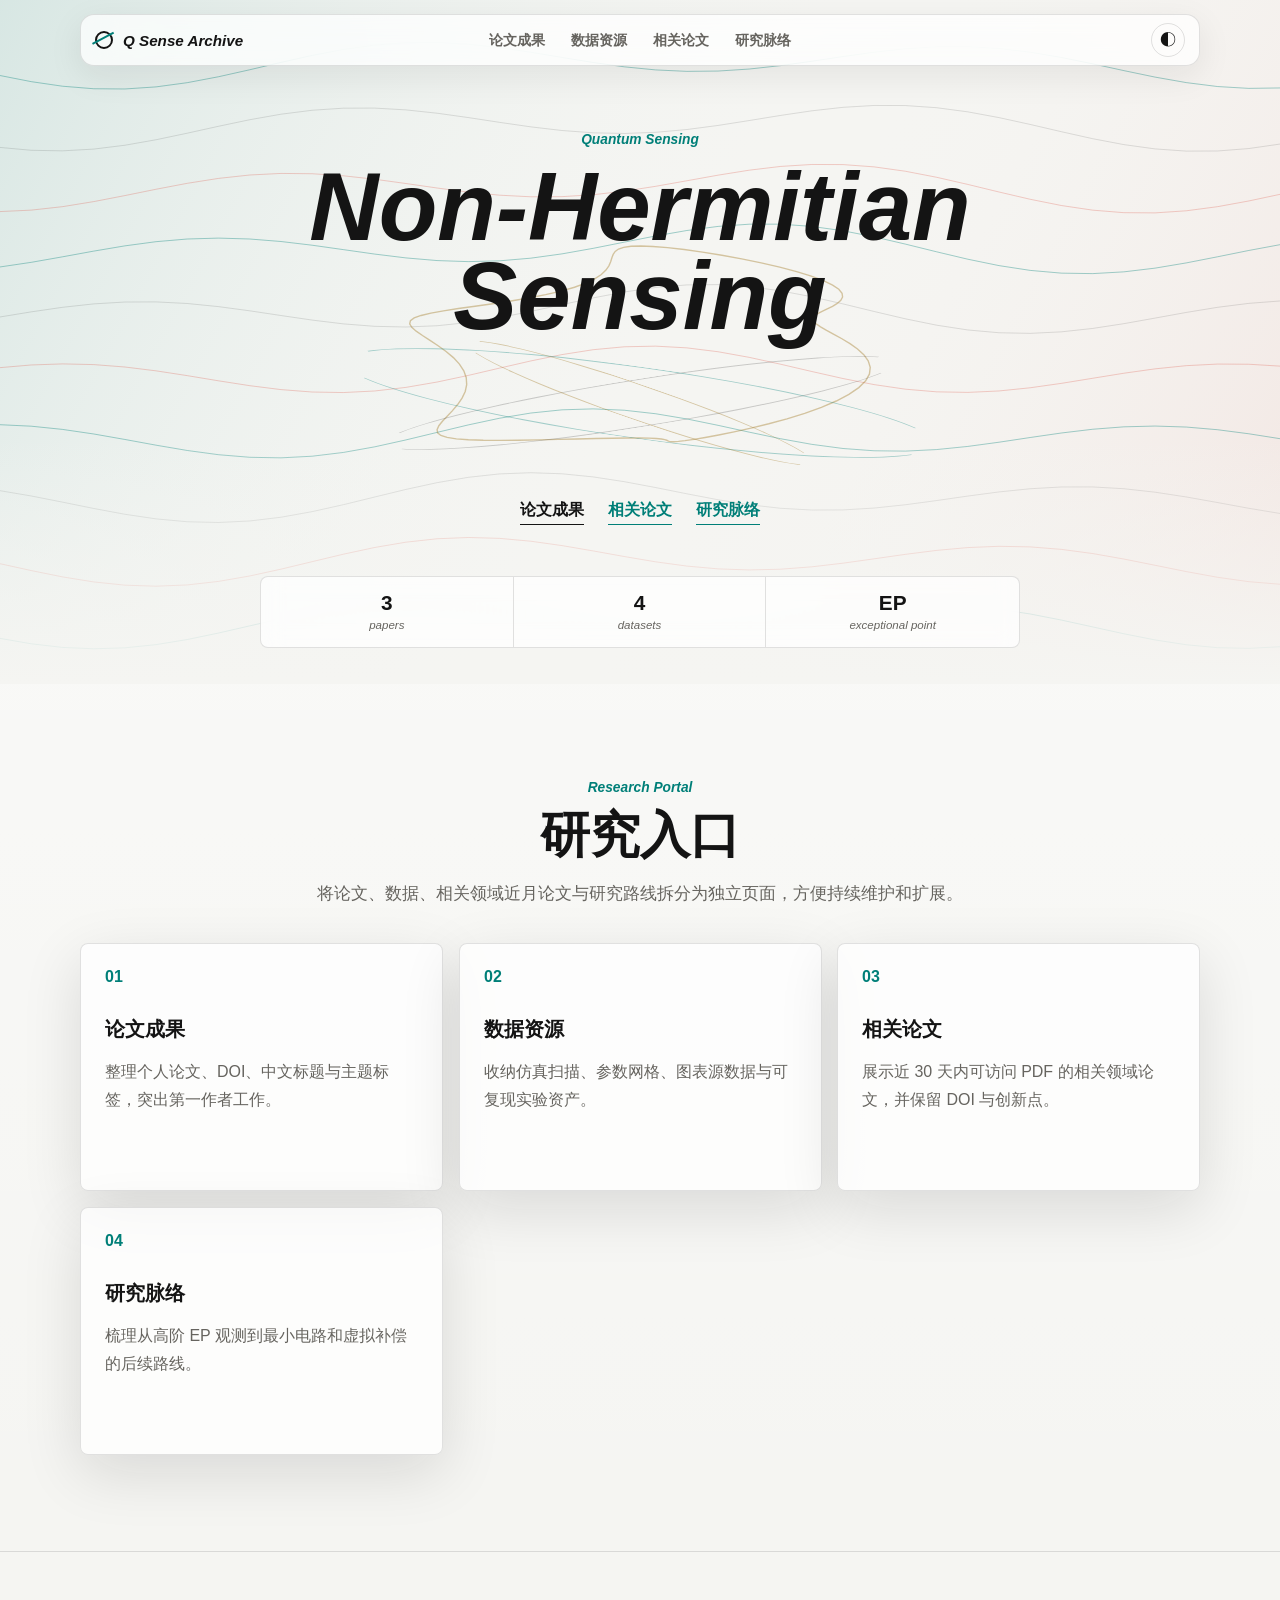
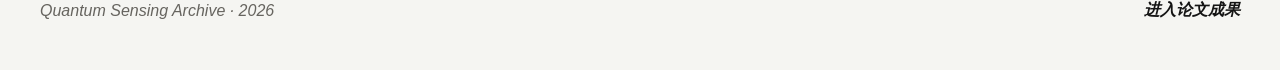
<file: index.html>
<!doctype html>
<html lang="zh-CN">
  <head>
    <meta charset="utf-8" />
    <meta name="viewport" content="width=device-width, initial-scale=1" />
    <meta
      name="description"
      content="量子传感与非厄米传感研究主页，收纳论文成果、数据资源、近月相关论文与研究脉络。"
    />
    <title>Quantum Sensing Archive</title>
    <link rel="icon" href="./favicon.svg?v=2" type="image/svg+xml" />
    <link rel="stylesheet" href="./styles.css" />
  </head>
  <body class="page-home">
    <header class="site-header" data-header>
      <a class="brand" href="./index.html#top" aria-label="返回首页">
        <span class="brand-mark" aria-hidden="true"></span>
        <span>Q Sense Archive</span>
      </a>
      <nav class="site-nav" aria-label="主导航">
        <a href="./papers.html">论文成果</a>
        <a href="./data.html">数据资源</a>
        <a href="./related.html">相关论文</a>
        <a href="./flow.html">研究脉络</a>
      </nav>
      <button class="icon-button" type="button" data-theme-toggle aria-label="切换明暗外观">
        <span aria-hidden="true">◐</span>
      </button>
    </header>

    <main id="top">
      <section class="hero" aria-labelledby="hero-title">
        <canvas class="field-canvas" data-field-canvas aria-hidden="true"></canvas>
        <div class="hero-content">
          <p class="eyebrow">Quantum Sensing</p>
          <h1 id="hero-title">Non-Hermitian Sensing</h1>
          <div class="liquid-current" aria-hidden="true">
            <span></span>
            <span></span>
            <span></span>
          </div>
          <div class="hero-actions" aria-label="快速入口">
            <a class="text-link text-link-strong" href="./papers.html">论文成果</a>
            <a class="text-link" href="./related.html">相关论文</a>
            <a class="text-link" href="./flow.html">研究脉络</a>
          </div>
        </div>
        <div class="hero-strip" aria-label="研究概览">
          <div>
            <span data-paper-count>0</span>
            <small>papers</small>
          </div>
          <div>
            <span data-dataset-count>0</span>
            <small>datasets</small>
          </div>
          <div>
            <span>EP</span>
            <small>exceptional point</small>
          </div>
        </div>
      </section>

      <section class="section section-quiet" aria-labelledby="portal-title">
        <div class="section-head reveal">
          <p class="eyebrow">Research Portal</p>
          <h2 id="portal-title">研究入口</h2>
          <p>
            将论文、数据、相关领域近月论文与研究路线拆分为独立页面，方便持续维护和扩展。
          </p>
        </div>

        <div class="portal-grid reveal">
          <a class="portal-card" href="./papers.html">
            <span>01</span>
            <h3>论文成果</h3>
            <p>整理个人论文、DOI、中文标题与主题标签，突出第一作者工作。</p>
          </a>
          <a class="portal-card" href="./data.html">
            <span>02</span>
            <h3>数据资源</h3>
            <p>收纳仿真扫描、参数网格、图表源数据与可复现实验资产。</p>
          </a>
          <a class="portal-card" href="./related.html">
            <span>03</span>
            <h3>相关论文</h3>
            <p>展示近 30 天内可访问 PDF 的相关领域论文，并保留 DOI 与创新点。</p>
          </a>
          <a class="portal-card" href="./flow.html">
            <span>04</span>
            <h3>研究脉络</h3>
            <p>梳理从高阶 EP 观测到最小电路和虚拟补偿的后续路线。</p>
          </a>
        </div>
      </section>
    </main>

    <footer class="site-footer">
      <p>Quantum Sensing Archive · 2026</p>
      <a href="./papers.html">进入论文成果</a>
    </footer>

    <noscript>
      <p class="noscript">此主页需要启用 JavaScript 来渲染统计信息。</p>
    </noscript>
    <script src="./script.js"></script>
  </body>
</html>
</file>
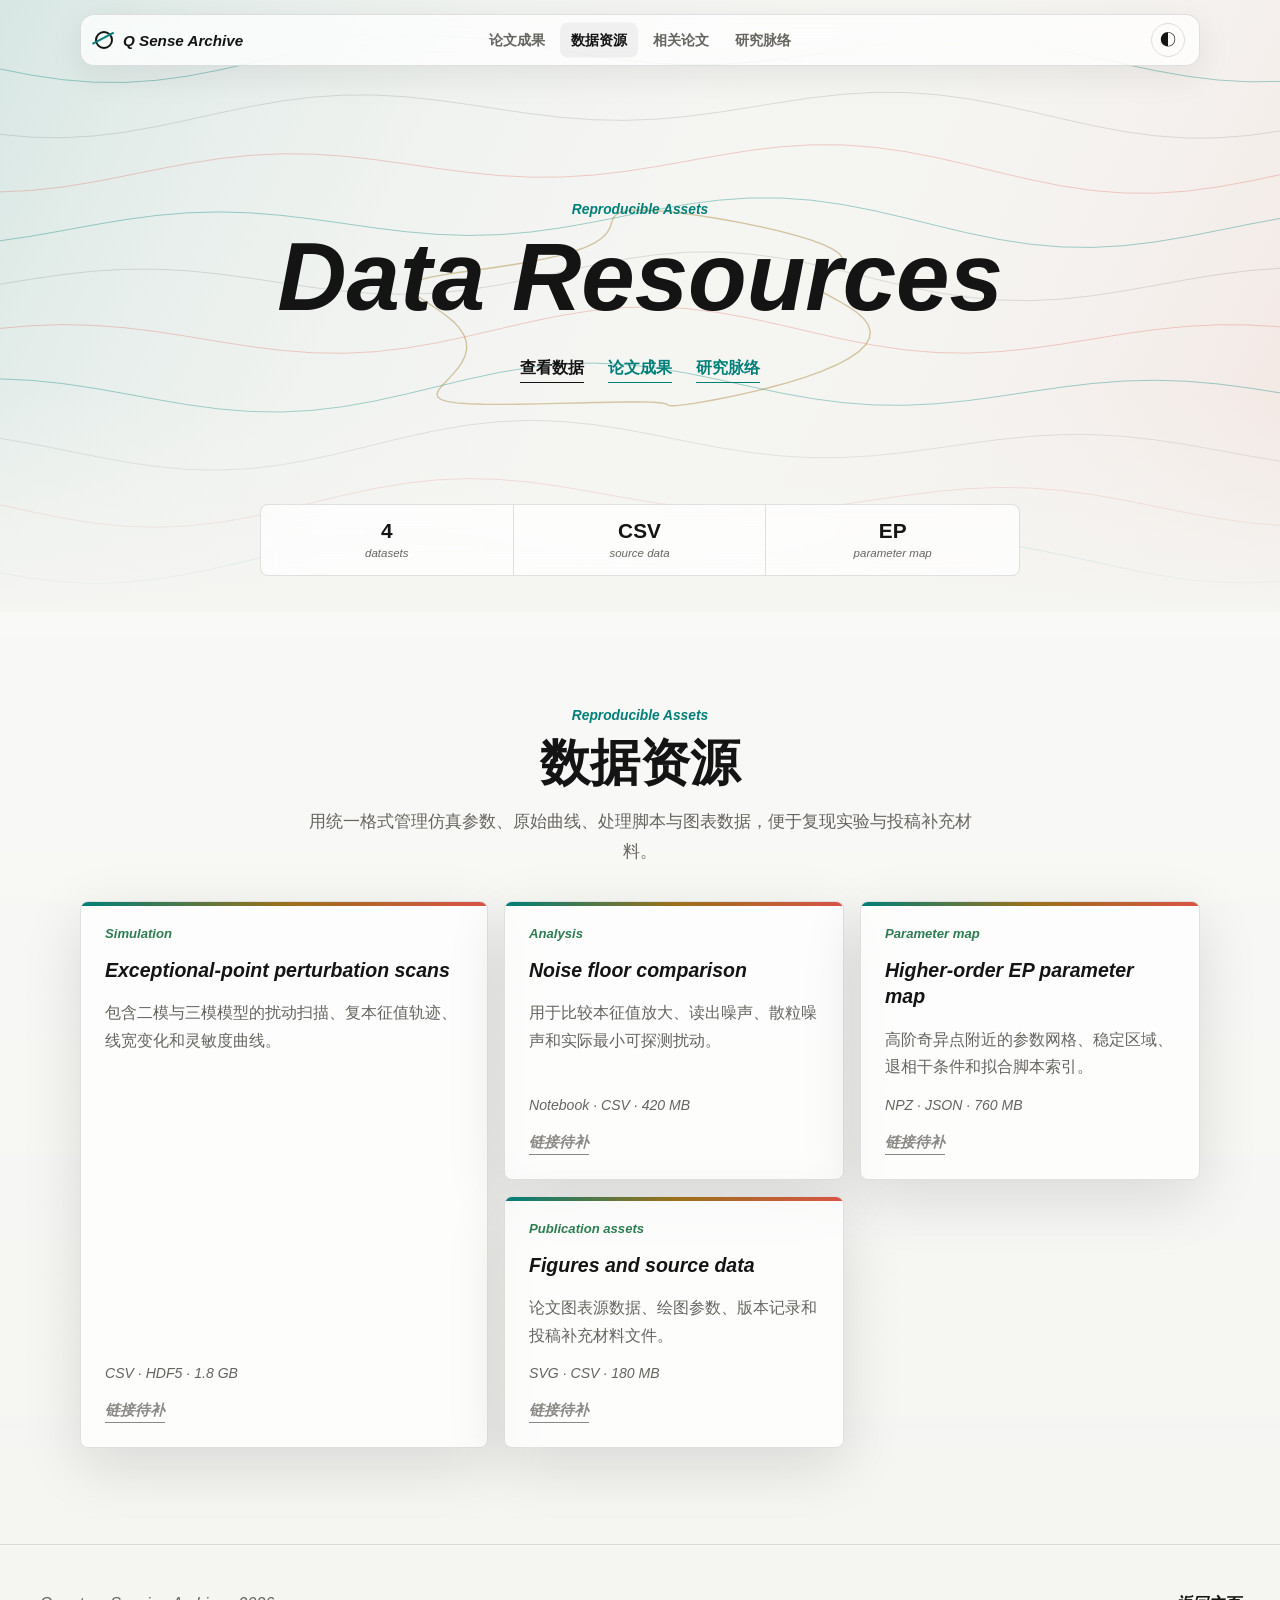
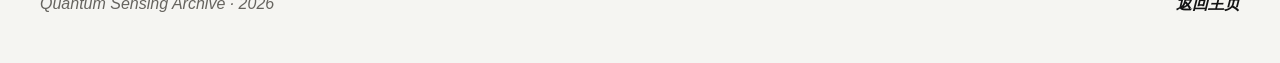
<file: data.html>
<!doctype html>
<html lang="zh-CN">
  <head>
    <meta charset="utf-8" />
    <meta name="viewport" content="width=device-width, initial-scale=1" />
    <meta
      name="description"
      content="量子传感与非厄米传感的数据资源，包含仿真扫描、参数网格、图表源数据与复现实验资产。"
    />
    <title>Data · Quantum Sensing Archive</title>
    <link rel="icon" href="./favicon.svg?v=2" type="image/svg+xml" />
    <link rel="stylesheet" href="./styles.css" />
  </head>
  <body class="page-data">
    <header class="site-header" data-header>
      <a class="brand" href="./index.html#top" aria-label="返回首页">
        <span class="brand-mark" aria-hidden="true"></span>
        <span>Q Sense Archive</span>
      </a>
      <nav class="site-nav" aria-label="主导航">
        <a href="./papers.html">论文成果</a>
        <a class="is-current" href="./data.html">数据资源</a>
        <a href="./related.html">相关论文</a>
        <a href="./flow.html">研究脉络</a>
      </nav>
      <button class="icon-button" type="button" data-theme-toggle aria-label="切换明暗外观">
        <span aria-hidden="true">◐</span>
      </button>
    </header>

    <main id="top">
      <section class="hero subpage-hero" aria-labelledby="data-hero-title">
        <canvas class="field-canvas" data-field-canvas aria-hidden="true"></canvas>
        <div class="hero-content">
          <p class="eyebrow">Reproducible Assets</p>
          <h1 id="data-hero-title">Data Resources</h1>
          <div class="hero-actions" aria-label="页面入口">
            <a class="text-link text-link-strong" href="#datasets">查看数据</a>
            <a class="text-link" href="./papers.html">论文成果</a>
            <a class="text-link" href="./flow.html">研究脉络</a>
          </div>
        </div>
        <div class="hero-strip" aria-label="数据概览">
          <div>
            <span data-dataset-count>0</span>
            <small>datasets</small>
          </div>
          <div>
            <span>CSV</span>
            <small>source data</small>
          </div>
          <div>
            <span>EP</span>
            <small>parameter map</small>
          </div>
        </div>
      </section>

      <section class="section section-quiet" id="datasets" aria-labelledby="datasets-title">
        <div class="section-head reveal">
          <p class="eyebrow">Reproducible Assets</p>
          <h2 id="datasets-title">数据资源</h2>
          <p>
            用统一格式管理仿真参数、原始曲线、处理脚本与图表数据，便于复现实验与投稿补充材料。
          </p>
        </div>

        <div class="dataset-river reveal" data-dataset-grid></div>
      </section>
    </main>

    <footer class="site-footer">
      <p>Quantum Sensing Archive · 2026</p>
      <a href="./index.html#top">返回主页</a>
    </footer>

    <noscript>
      <p class="noscript">此页面需要启用 JavaScript 来渲染数据列表。</p>
    </noscript>
    <script src="./script.js"></script>
  </body>
</html>
</file>
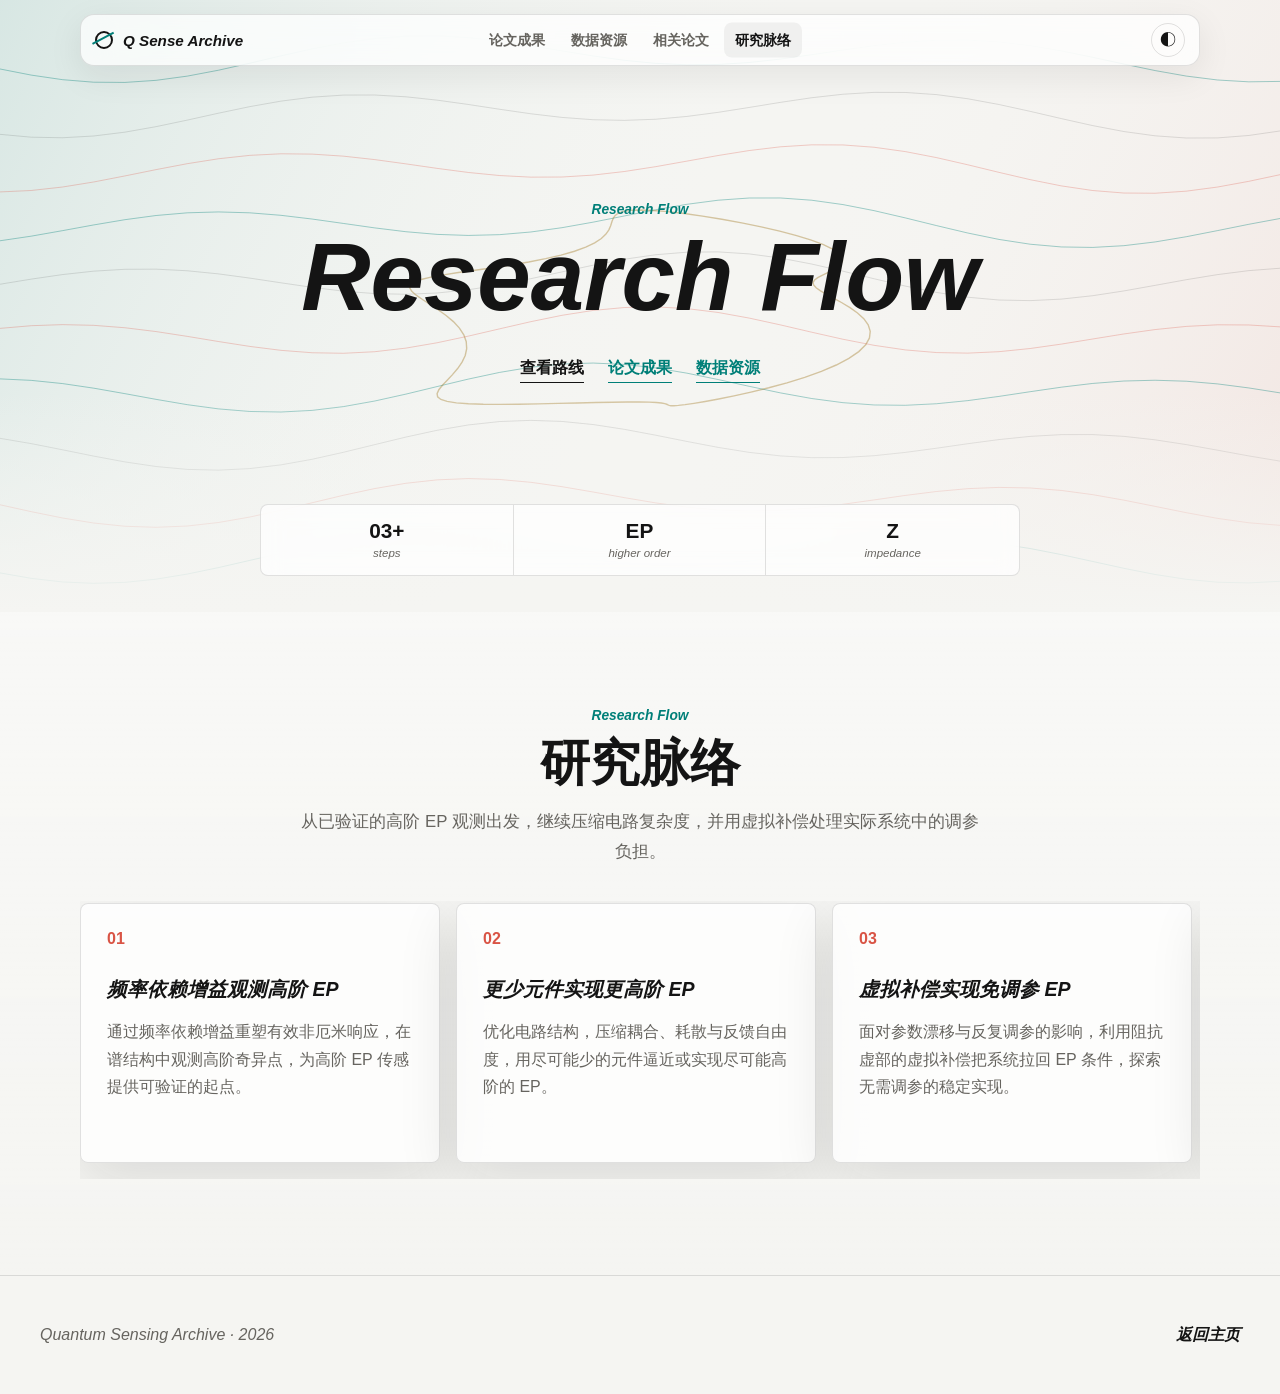
<file: flow.html>
<!doctype html>
<html lang="zh-CN">
  <head>
    <meta charset="utf-8" />
    <meta name="viewport" content="width=device-width, initial-scale=1" />
    <meta
      name="description"
      content="非厄米传感研究脉络：高阶 EP 观测、最小元件电路与阻抗虚部虚拟补偿。"
    />
    <title>Research Flow · Quantum Sensing Archive</title>
    <link rel="icon" href="./favicon.svg?v=2" type="image/svg+xml" />
    <link rel="stylesheet" href="./styles.css" />
  </head>
  <body class="page-flow">
    <header class="site-header" data-header>
      <a class="brand" href="./index.html#top" aria-label="返回首页">
        <span class="brand-mark" aria-hidden="true"></span>
        <span>Q Sense Archive</span>
      </a>
      <nav class="site-nav" aria-label="主导航">
        <a href="./papers.html">论文成果</a>
        <a href="./data.html">数据资源</a>
        <a href="./related.html">相关论文</a>
        <a class="is-current" href="./flow.html">研究脉络</a>
      </nav>
      <button class="icon-button" type="button" data-theme-toggle aria-label="切换明暗外观">
        <span aria-hidden="true">◐</span>
      </button>
    </header>

    <main id="top">
      <section class="hero subpage-hero" aria-labelledby="flow-hero-title">
        <canvas class="field-canvas" data-field-canvas aria-hidden="true"></canvas>
        <div class="hero-content">
          <p class="eyebrow">Research Flow</p>
          <h1 id="flow-hero-title">Research Flow</h1>
          <div class="hero-actions" aria-label="页面入口">
            <a class="text-link text-link-strong" href="#flow">查看路线</a>
            <a class="text-link" href="./papers.html">论文成果</a>
            <a class="text-link" href="./data.html">数据资源</a>
          </div>
        </div>
        <div class="hero-strip" aria-label="脉络概览">
          <div>
            <span>03+</span>
            <small>steps</small>
          </div>
          <div>
            <span>EP</span>
            <small>higher order</small>
          </div>
          <div>
            <span>Z</span>
            <small>impedance</small>
          </div>
        </div>
      </section>

      <section class="section section-quiet" id="flow" aria-labelledby="flow-title">
        <div class="section-head reveal">
          <p class="eyebrow">Research Flow</p>
          <h2 id="flow-title">研究脉络</h2>
          <p>
            从已验证的高阶 EP 观测出发，继续压缩电路复杂度，并用虚拟补偿处理实际系统中的调参负担。
          </p>
        </div>
        <div class="flow-line reveal" aria-label="横向研究脉络">
          <article>
            <span>01</span>
            <h3>频率依赖增益观测高阶 EP</h3>
            <p>
              通过频率依赖增益重塑有效非厄米响应，在谱结构中观测高阶奇异点，为高阶 EP 传感提供可验证的起点。
            </p>
          </article>
          <article>
            <span>02</span>
            <h3>更少元件实现更高阶 EP</h3>
            <p>
              优化电路结构，压缩耦合、耗散与反馈自由度，用尽可能少的元件逼近或实现尽可能高阶的 EP。
            </p>
          </article>
          <article>
            <span>03</span>
            <h3>虚拟补偿实现免调参 EP</h3>
            <p>
              面对参数漂移与反复调参的影响，利用阻抗虚部的虚拟补偿把系统拉回 EP 条件，探索无需调参的稳定实现。
            </p>
          </article>
          <article class="flow-placeholder">
            <span>04+</span>
            <h3>后续扩展</h3>
            <p>
              预留给噪声极限、鲁棒性验证、实验数据闭环与可复现实验脚本，让研究路线可以继续横向延展。
            </p>
          </article>
        </div>
      </section>
    </main>

    <footer class="site-footer">
      <p>Quantum Sensing Archive · 2026</p>
      <a href="./index.html#top">返回主页</a>
    </footer>

    <noscript>
      <p class="noscript">此页面需要启用 JavaScript 来渲染交互效果。</p>
    </noscript>
    <script src="./script.js"></script>
  </body>
</html>
</file>
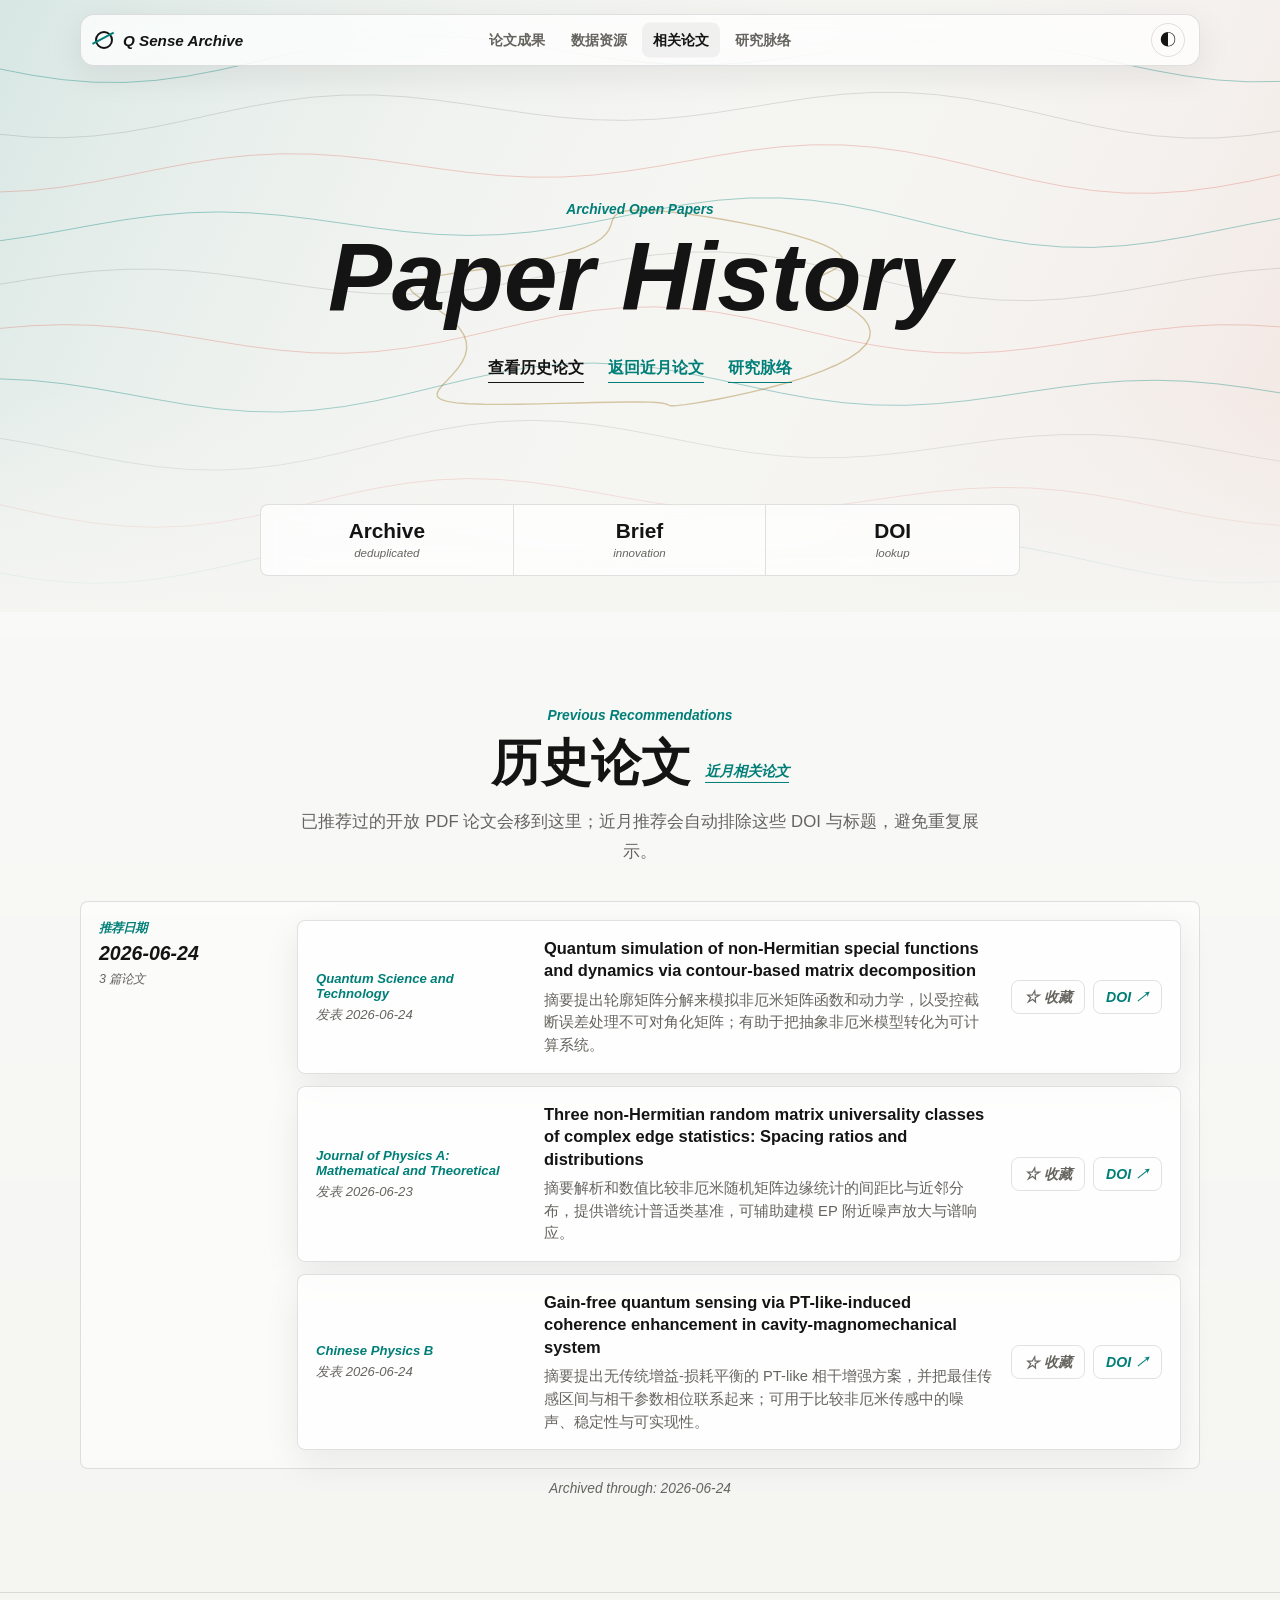
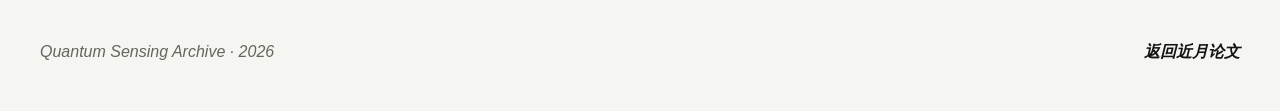
<file: history.html>
<!doctype html>
<html lang="zh-CN">
  <head>
    <meta charset="utf-8" />
    <meta name="viewport" content="width=device-width, initial-scale=1" />
    <meta
      name="description"
      content="非厄米、奇异点和量子传感相关开放 PDF 论文的历史推荐归档。"
    />
    <title>Paper History · Quantum Sensing Archive</title>
    <link rel="icon" href="./favicon.svg?v=2" type="image/svg+xml" />
    <link rel="stylesheet" href="./styles.css" />
  </head>
  <body class="page-history">
    <header class="site-header" data-header>
      <a class="brand" href="./index.html#top" aria-label="返回首页">
        <span class="brand-mark" aria-hidden="true"></span>
        <span>Q Sense Archive</span>
      </a>
      <nav class="site-nav" aria-label="主导航">
        <a href="./papers.html">论文成果</a>
        <a href="./data.html">数据资源</a>
        <a class="is-current" href="./related.html">相关论文</a>
        <a href="./flow.html">研究脉络</a>
      </nav>
      <button class="icon-button" type="button" data-theme-toggle aria-label="切换明暗外观">
        <span aria-hidden="true">◐</span>
      </button>
    </header>

    <main id="top">
      <section class="hero subpage-hero" aria-labelledby="history-hero-title">
        <canvas class="field-canvas" data-field-canvas aria-hidden="true"></canvas>
        <div class="hero-content">
          <p class="eyebrow">Archived Open Papers</p>
          <h1 id="history-hero-title">Paper History</h1>
          <div class="hero-actions" aria-label="页面入口">
            <a class="text-link text-link-strong" href="#history">查看历史论文</a>
            <a class="text-link" href="./related.html#related">返回近月论文</a>
            <a class="text-link" href="./flow.html">研究脉络</a>
          </div>
        </div>
        <div class="hero-strip" aria-label="历史论文概览">
          <div>
            <span>Archive</span>
            <small>deduplicated</small>
          </div>
          <div>
            <span>Brief</span>
            <small>innovation</small>
          </div>
          <div>
            <span>DOI</span>
            <small>lookup</small>
          </div>
        </div>
      </section>

      <section class="section section-quiet" id="history" aria-labelledby="history-title">
        <div class="section-head reveal">
          <p class="eyebrow">Previous Recommendations</p>
          <div class="section-title-row">
            <h2 id="history-title">历史论文</h2>
            <a class="section-inline-link" href="./related.html#related">近月相关论文</a>
          </div>
          <p>
            已推荐过的开放 PDF 论文会移到这里；近月推荐会自动排除这些 DOI 与标题，避免重复展示。
          </p>
        </div>

        <div class="latest-paper-grid history-paper-grid reveal" data-history-paper-grid></div>
      </section>
    </main>

    <footer class="site-footer">
      <p>Quantum Sensing Archive · 2026</p>
      <a href="./related.html#related">返回近月论文</a>
    </footer>

    <noscript>
      <p class="noscript">此页面需要启用 JavaScript 来渲染历史论文。</p>
    </noscript>
    <script src="./script.js"></script>
  </body>
</html>
</file>
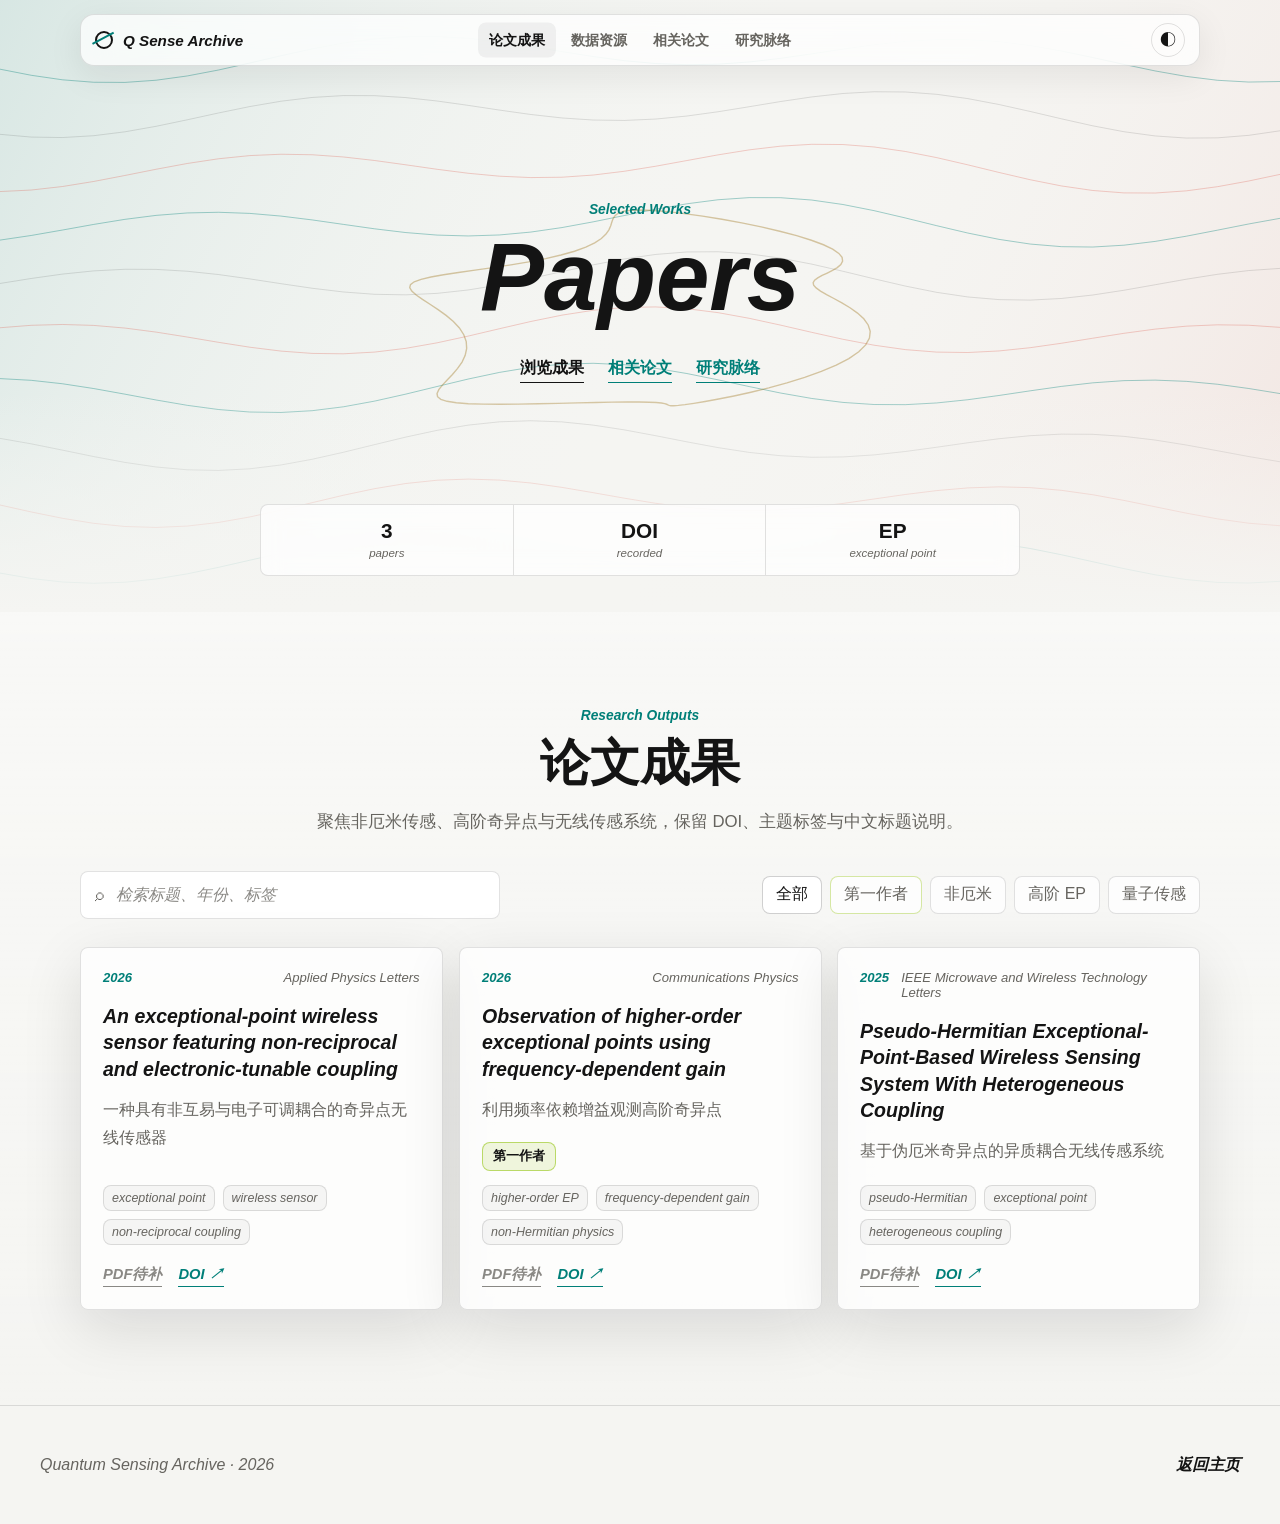
<file: papers.html>
<!doctype html>
<html lang="zh-CN">
  <head>
    <meta charset="utf-8" />
    <meta name="viewport" content="width=device-width, initial-scale=1" />
    <meta
      name="description"
      content="量子传感与非厄米传感论文成果，包含 DOI、主题标签、中文标题与第一作者标记。"
    />
    <title>Papers · Quantum Sensing Archive</title>
    <link rel="icon" href="./favicon.svg?v=2" type="image/svg+xml" />
    <link rel="stylesheet" href="./styles.css" />
  </head>
  <body class="page-papers">
    <header class="site-header" data-header>
      <a class="brand" href="./index.html#top" aria-label="返回首页">
        <span class="brand-mark" aria-hidden="true"></span>
        <span>Q Sense Archive</span>
      </a>
      <nav class="site-nav" aria-label="主导航">
        <a class="is-current" href="./papers.html">论文成果</a>
        <a href="./data.html">数据资源</a>
        <a href="./related.html">相关论文</a>
        <a href="./flow.html">研究脉络</a>
      </nav>
      <button class="icon-button" type="button" data-theme-toggle aria-label="切换明暗外观">
        <span aria-hidden="true">◐</span>
      </button>
    </header>

    <main id="top">
      <section class="hero subpage-hero" aria-labelledby="papers-hero-title">
        <canvas class="field-canvas" data-field-canvas aria-hidden="true"></canvas>
        <div class="hero-content">
          <p class="eyebrow">Selected Works</p>
          <h1 id="papers-hero-title">Papers</h1>
          <div class="hero-actions" aria-label="页面入口">
            <a class="text-link text-link-strong" href="#papers">浏览成果</a>
            <a class="text-link" href="./related.html">相关论文</a>
            <a class="text-link" href="./flow.html">研究脉络</a>
          </div>
        </div>
        <div class="hero-strip" aria-label="论文概览">
          <div>
            <span data-paper-count>0</span>
            <small>papers</small>
          </div>
          <div>
            <span>DOI</span>
            <small>recorded</small>
          </div>
          <div>
            <span>EP</span>
            <small>exceptional point</small>
          </div>
        </div>
      </section>

      <section class="section section-quiet" id="papers" aria-labelledby="papers-title">
        <div class="section-head reveal">
          <p class="eyebrow">Research Outputs</p>
          <h2 id="papers-title">论文成果</h2>
          <p>
            聚焦非厄米传感、高阶奇异点与无线传感系统，保留 DOI、主题标签与中文标题说明。
          </p>
        </div>

        <div class="toolbar reveal" aria-label="论文筛选">
          <label class="search-box">
            <span aria-hidden="true">⌕</span>
            <input data-search type="search" placeholder="检索标题、年份、标签" />
          </label>
          <div class="segmented" data-filter-group aria-label="主题">
            <button type="button" class="is-active" data-filter="all">全部</button>
            <button type="button" data-filter="first-author">第一作者</button>
            <button type="button" data-filter="non-hermitian">非厄米</button>
            <button type="button" data-filter="higher-order">高阶 EP</button>
            <button type="button" data-filter="quantum">量子传感</button>
          </div>
        </div>

        <div class="resource-grid" data-paper-grid></div>
      </section>
    </main>

    <footer class="site-footer">
      <p>Quantum Sensing Archive · 2026</p>
      <a href="./index.html#top">返回主页</a>
    </footer>

    <noscript>
      <p class="noscript">此页面需要启用 JavaScript 来渲染论文列表。</p>
    </noscript>
    <script src="./script.js"></script>
  </body>
</html>
</file>
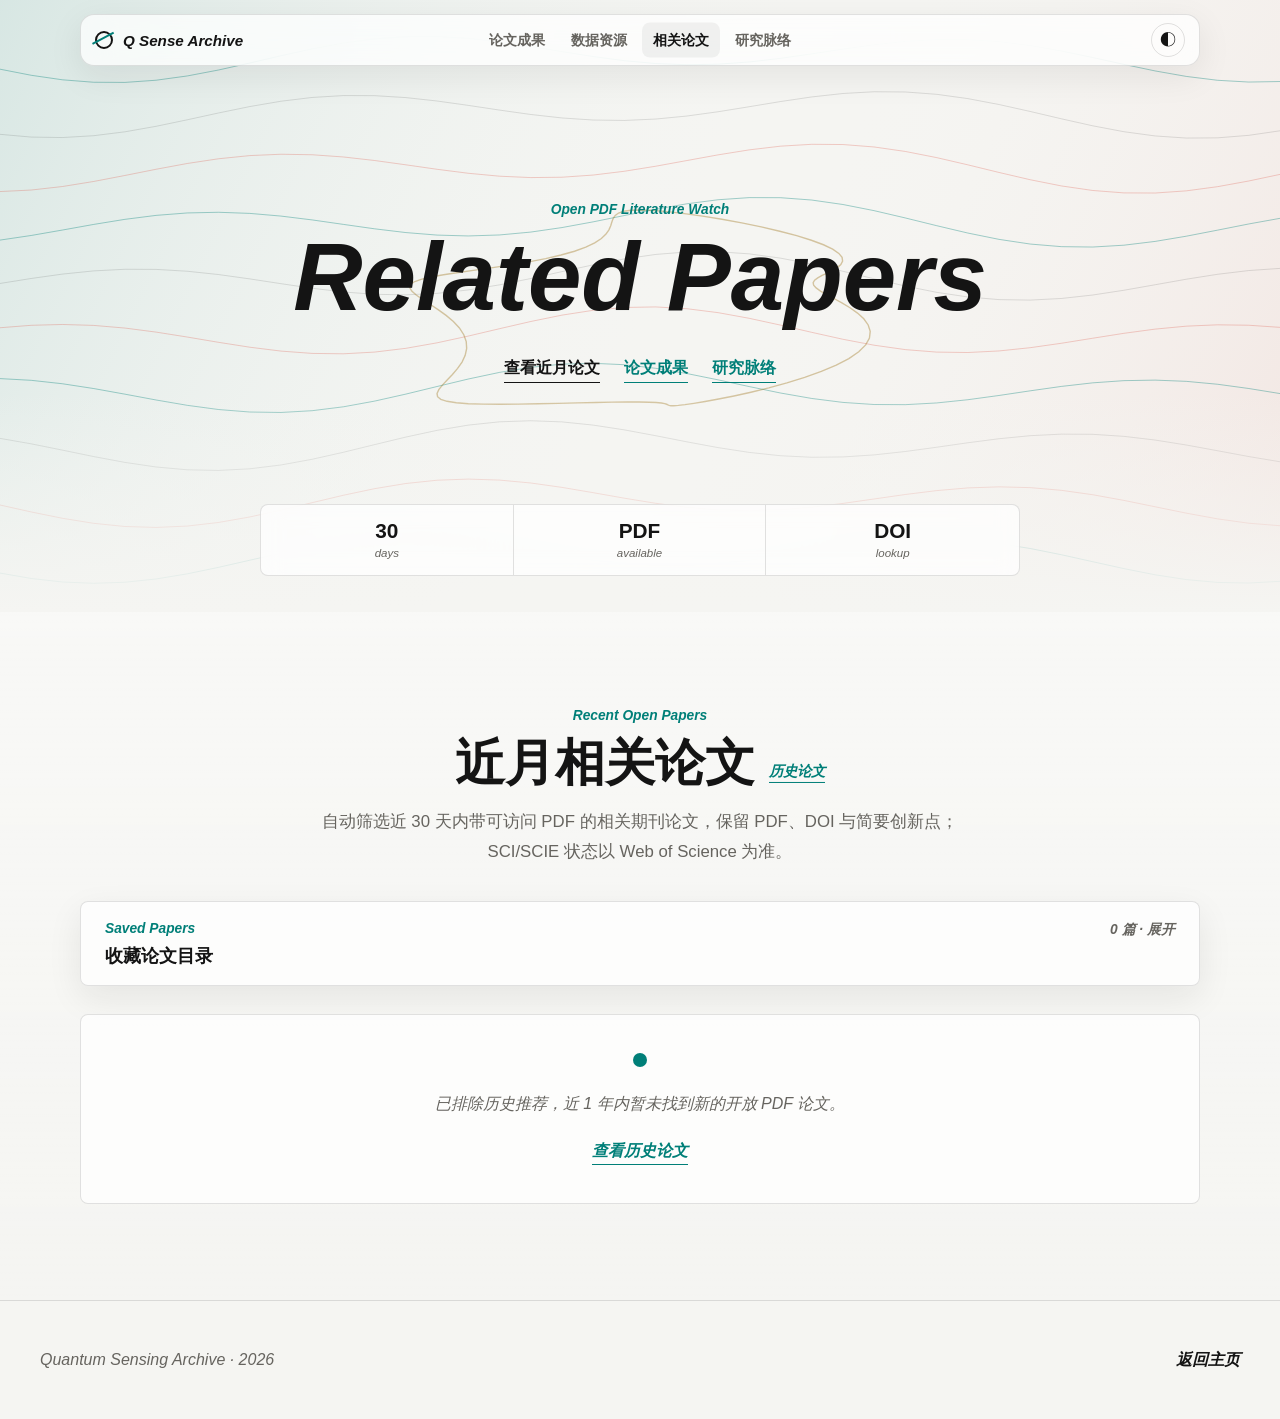
<file: related.html>
<!doctype html>
<html lang="zh-CN">
  <head>
    <meta charset="utf-8" />
    <meta name="viewport" content="width=device-width, initial-scale=1" />
    <meta
      name="description"
      content="近 30 天内与非厄米、奇异点和量子传感相关且带可访问 PDF 的论文。"
    />
    <title>Related Papers · Quantum Sensing Archive</title>
    <link rel="icon" href="./favicon.svg?v=2" type="image/svg+xml" />
    <link rel="stylesheet" href="./styles.css" />
  </head>
  <body class="page-related">
    <header class="site-header" data-header>
      <a class="brand" href="./index.html#top" aria-label="返回首页">
        <span class="brand-mark" aria-hidden="true"></span>
        <span>Q Sense Archive</span>
      </a>
      <nav class="site-nav" aria-label="主导航">
        <a href="./papers.html">论文成果</a>
        <a href="./data.html">数据资源</a>
        <a class="is-current" href="./related.html">相关论文</a>
        <a href="./flow.html">研究脉络</a>
      </nav>
      <button class="icon-button" type="button" data-theme-toggle aria-label="切换明暗外观">
        <span aria-hidden="true">◐</span>
      </button>
    </header>

    <main id="top">
      <section class="hero subpage-hero" aria-labelledby="related-hero-title">
        <canvas class="field-canvas" data-field-canvas aria-hidden="true"></canvas>
        <div class="hero-content">
          <p class="eyebrow">Open PDF Literature Watch</p>
          <h1 id="related-hero-title">Related Papers</h1>
          <div class="hero-actions" aria-label="页面入口">
            <a class="text-link text-link-strong" href="#related">查看近月论文</a>
            <a class="text-link" href="./papers.html">论文成果</a>
            <a class="text-link" href="./flow.html">研究脉络</a>
          </div>
        </div>
        <div class="hero-strip" aria-label="相关论文概览">
          <div>
            <span>30</span>
            <small>days</small>
          </div>
          <div>
            <span>PDF</span>
            <small>available</small>
          </div>
          <div>
            <span>DOI</span>
            <small>lookup</small>
          </div>
        </div>
      </section>

      <section class="section section-quiet" id="related" aria-labelledby="related-title">
        <div class="section-head reveal">
          <p class="eyebrow">Recent Open Papers</p>
          <div class="section-title-row">
            <h2 id="related-title">近月相关论文</h2>
            <a class="section-inline-link" href="./history.html">历史论文</a>
          </div>
          <p>
            自动筛选近 30 天内带可访问 PDF 的相关期刊论文，保留 PDF、DOI 与简要创新点；SCI/SCIE 状态以 Web of Science 为准。
          </p>
        </div>

        <div class="favorite-directory reveal" data-favorite-directory></div>

        <div class="latest-paper-grid reveal" data-latest-paper-grid></div>
      </section>
    </main>

    <footer class="site-footer">
      <p>Quantum Sensing Archive · 2026</p>
      <a href="./index.html#top">返回主页</a>
    </footer>

    <noscript>
      <p class="noscript">此页面需要启用 JavaScript 来渲染相关论文。</p>
    </noscript>
    <script src="./script.js"></script>
  </body>
</html>
</file>
<file: styles.css>
:root {
  color-scheme: light;
  --bg: #f5f5f2;
  --surface: rgba(255, 255, 255, 0.74);
  --surface-strong: rgba(255, 255, 255, 0.92);
  --ink: #141414;
  --muted: #66645f;
  --line: rgba(20, 20, 20, 0.12);
  --line-strong: rgba(20, 20, 20, 0.2);
  --aqua: #007f78;
  --coral: #d95445;
  --gold: #9b711a;
  --green: #2e7d52;
  --shadow: 0 18px 60px rgba(20, 20, 20, 0.12);
  --radius-card: 8px;
  --page-pad: 40px;
  font-family: "Avenir Next", "SF Pro Display", "PingFang SC", "Hiragino Sans GB",
    "Helvetica Neue", sans-serif;
}

:root[data-theme="dark"] {
  color-scheme: dark;
  --bg: #080909;
  --surface: rgba(24, 25, 24, 0.7);
  --surface-strong: rgba(28, 29, 28, 0.92);
  --ink: #f6f3ea;
  --muted: #b7b2a6;
  --line: rgba(246, 243, 234, 0.13);
  --line-strong: rgba(246, 243, 234, 0.24);
  --aqua: #4cc7bd;
  --coral: #ff8275;
  --gold: #d7ad48;
  --green: #72c78f;
  --shadow: 0 18px 60px rgba(0, 0, 0, 0.36);
}

* {
  box-sizing: border-box;
}

html {
  scroll-behavior: smooth;
}

body {
  margin: 0;
  background: var(--bg);
  color: var(--ink);
  letter-spacing: 0;
  min-width: 320px;
  overflow-x: hidden;
}

.sr-only {
  position: absolute;
  width: 1px;
  height: 1px;
  padding: 0;
  margin: -1px;
  overflow: hidden;
  clip: rect(0, 0, 0, 0);
  white-space: nowrap;
  border: 0;
}

a {
  color: inherit;
  text-decoration: none;
}

button,
input {
  font: inherit;
}

.site-header {
  position: fixed;
  z-index: 20;
  top: 14px;
  left: 50%;
  width: min(1120px, calc(100% - 32px));
  height: 52px;
  transform: translateX(-50%);
  display: grid;
  grid-template-columns: auto 1fr auto;
  align-items: center;
  gap: 18px;
  padding: 0 14px;
  border: 1px solid var(--line);
  border-radius: 14px;
  background: var(--surface);
  box-shadow: 0 10px 34px rgba(20, 20, 20, 0.08);
  backdrop-filter: blur(16px) saturate(128%);
  -webkit-backdrop-filter: blur(16px) saturate(128%);
  transition: background 240ms ease, border-color 240ms ease, transform 240ms ease;
}

.site-header .brand {
  grid-column: 1;
}

.site-header .icon-button {
  grid-column: 3;
  justify-self: end;
}

.site-header.is-scrolled {
  background: var(--surface-strong);
  border-color: var(--line-strong);
}

.brand {
  display: inline-flex;
  align-items: center;
  gap: 10px;
  min-width: 0;
  font-weight: 700;
  font-size: 0.95rem;
  white-space: nowrap;
}

.brand-mark {
  width: 18px;
  height: 18px;
  border: 2px solid var(--ink);
  border-radius: 50%;
  position: relative;
  flex: 0 0 auto;
}

.brand-mark::after {
  content: "";
  position: absolute;
  inset: 4px -5px;
  border-top: 2px solid var(--aqua);
  transform: rotate(-28deg);
}

.site-nav {
  position: absolute;
  left: 50%;
  top: 50%;
  transform: translate(-50%, -50%);
  display: flex;
  justify-content: center;
  align-items: center;
  gap: 4px;
  white-space: nowrap;
}

.site-nav a {
  padding: 8px 11px;
  border-radius: 8px;
  color: var(--muted);
  font-size: 0.9rem;
  font-weight: 700;
  transition: color 160ms ease, background 160ms ease;
}

.site-nav a:hover {
  color: var(--ink);
  background: rgba(127, 127, 127, 0.1);
}

.site-nav a.is-current {
  color: var(--ink);
  background: rgba(127, 127, 127, 0.1);
}

.icon-button {
  width: 34px;
  height: 34px;
  display: inline-grid;
  place-items: center;
  border: 1px solid var(--line);
  border-radius: 50%;
  background: transparent;
  color: var(--ink);
  cursor: pointer;
  transition: transform 160ms ease, border-color 160ms ease, background 160ms ease;
}

.icon-button:hover {
  transform: translateY(-1px);
  border-color: var(--line-strong);
  background: rgba(127, 127, 127, 0.1);
}

.hero {
  position: relative;
  min-height: clamp(620px, 76svh, 820px);
  display: grid;
  grid-template-rows: minmax(0, 1fr) auto;
  align-items: center;
  gap: clamp(30px, 5svh, 58px);
  padding: clamp(108px, 14svh, 152px) var(--page-pad) clamp(30px, 4svh, 46px);
  overflow: hidden;
  isolation: isolate;
}

.subpage-hero {
  min-height: clamp(560px, 68svh, 760px);
}

.field-canvas {
  position: absolute;
  inset: 0;
  width: 100%;
  height: 100%;
  z-index: -2;
  background: var(--bg);
  pointer-events: none;
}

.hero::after {
  content: "";
  position: absolute;
  inset: auto 0 0;
  height: 36%;
  z-index: -1;
  background: linear-gradient(to bottom, rgba(245, 245, 242, 0), var(--bg));
  pointer-events: none;
}

:root[data-theme="dark"] .hero::after {
  background: linear-gradient(to bottom, rgba(8, 9, 9, 0), var(--bg));
}

.hero-content {
  position: relative;
  z-index: 1;
  width: min(980px, 100%);
  margin: 0 auto;
  text-align: center;
}

.eyebrow {
  margin: 0 0 16px;
  color: var(--aqua);
  font-size: 0.86rem;
  font-weight: 700;
}

.brand span:last-child,
.eyebrow,
.hero-strip small,
.card-meta,
.history-paper-meta,
.history-paper-actions,
.resource-card h3,
.dataset-card h3,
.flow-line h3,
.tag,
.card-links,
.dataset-card .data-type,
.dataset-card .data-size,
.site-footer,
.search-box input::placeholder {
  font-style: italic;
}

.hero h1 {
  margin: 0;
  font-size: 6rem;
  line-height: 0.92;
  font-weight: 800;
  font-style: italic;
  text-wrap: balance;
}

.liquid-current {
  width: min(680px, 100%);
  height: 122px;
  position: relative;
  margin: 2px auto 0;
}

.liquid-current span {
  position: absolute;
  left: 50%;
  top: 50%;
  width: 76%;
  height: 48px;
  border: 1px solid var(--line-strong);
  border-left-color: transparent;
  border-right-color: transparent;
  border-radius: 50%;
  transform: translate(-50%, -50%) rotate(-9deg);
  animation: drift-line 12s ease-in-out infinite alternate;
}

.liquid-current span:nth-child(2) {
  width: 88%;
  height: 72px;
  border-color: rgba(0, 127, 120, 0.34);
  border-left-color: transparent;
  border-right-color: transparent;
  transform: translate(-50%, -50%) rotate(8deg);
  animation-duration: 14s;
}

.liquid-current span:nth-child(3) {
  width: 54%;
  height: 36px;
  border-color: rgba(155, 113, 26, 0.36);
  border-left-color: transparent;
  border-right-color: transparent;
  transform: translate(-50%, -50%) rotate(19deg);
  animation-duration: 16s;
}

@keyframes drift-line {
  from {
    opacity: 0.56;
    transform: translate(-52%, -50%) rotate(-10deg);
  }

  to {
    opacity: 0.95;
    transform: translate(-48%, -50%) rotate(10deg);
  }
}

.hero-actions {
  display: flex;
  justify-content: center;
  align-items: center;
  gap: 24px;
  margin-top: 36px;
  flex-wrap: wrap;
}

.text-link {
  color: var(--aqua);
  font-weight: 700;
  border-bottom: 1px solid currentColor;
  padding-bottom: 3px;
  transition: color 160ms ease, transform 160ms ease;
}

.text-link:hover {
  color: var(--coral);
  transform: translateY(-1px);
}

.text-link-strong {
  color: var(--ink);
}

.hero-strip {
  position: relative;
  z-index: 1;
  justify-self: center;
  width: min(760px, calc(100% - 40px));
  display: grid;
  grid-template-columns: repeat(3, 1fr);
  border: 1px solid var(--line);
  border-radius: var(--radius-card);
  overflow: hidden;
  background: var(--surface);
  backdrop-filter: blur(10px) saturate(118%);
  -webkit-backdrop-filter: blur(10px) saturate(118%);
}

.hero-strip div {
  padding: 14px 16px;
  text-align: center;
  border-right: 1px solid var(--line);
}

.hero-strip div:last-child {
  border-right: 0;
}

.hero-strip span {
  display: block;
  font-size: 1.3rem;
  font-weight: 800;
}

.hero-strip small {
  color: var(--muted);
  font-size: 0.72rem;
  text-transform: lowercase;
}

.section {
  padding: 96px var(--page-pad);
  content-visibility: auto;
  contain-intrinsic-size: auto 900px;
}

.section-quiet {
  background:
    linear-gradient(180deg, rgba(255, 255, 255, 0.36), rgba(255, 255, 255, 0)),
    var(--bg);
}

:root[data-theme="dark"] .section-quiet {
  background:
    linear-gradient(180deg, rgba(255, 255, 255, 0.04), rgba(255, 255, 255, 0)),
    var(--bg);
}

.section-head {
  width: min(900px, 100%);
  margin: 0 auto 34px;
  text-align: center;
}

.section-head h2 {
  margin: 0;
  font-size: 3.1rem;
  line-height: 1;
}

.section-title-row {
  display: inline-flex;
  align-items: baseline;
  justify-content: center;
  gap: 14px;
  flex-wrap: wrap;
}

.section-title-row h2 {
  margin: 0;
}

.section-inline-link {
  color: var(--aqua);
  font-size: 0.9rem;
  font-weight: 700;
  font-style: italic;
  line-height: 1.1;
  border-bottom: 1px solid currentColor;
  padding-bottom: 2px;
  transform: translateY(-0.28em);
  transition: color 160ms ease, transform 160ms ease;
}

.section-inline-link:hover {
  color: var(--coral);
  transform: translateY(-0.36em);
}

.section-head p:not(.eyebrow) {
  margin: 18px auto 0;
  width: min(680px, 100%);
  color: var(--muted);
  font-size: 1.05rem;
  line-height: 1.8;
}

.toolbar {
  width: min(1120px, 100%);
  margin: 0 auto 28px;
  display: grid;
  grid-template-columns: minmax(260px, 420px) 1fr;
  gap: 16px;
  align-items: center;
}

.search-box {
  height: 48px;
  display: flex;
  align-items: center;
  gap: 10px;
  border: 1px solid var(--line);
  border-radius: 8px;
  padding: 0 14px;
  background: var(--surface-strong);
}

.search-box span {
  color: var(--muted);
  font-size: 1.08rem;
}

.search-box input {
  width: 100%;
  border: 0;
  outline: 0;
  background: transparent;
  color: var(--ink);
}

.search-box input::placeholder {
  color: var(--muted);
  opacity: 0.76;
}

.segmented {
  display: flex;
  justify-content: flex-end;
  gap: 8px;
  flex-wrap: wrap;
}

.segmented button {
  min-height: 38px;
  border: 1px solid var(--line);
  border-radius: 8px;
  background: var(--surface);
  color: var(--muted);
  padding: 0 13px;
  cursor: pointer;
  transition: color 160ms ease, border-color 160ms ease, background 160ms ease,
    transform 160ms ease;
}

.segmented button:hover,
.segmented button.is-active {
  color: var(--ink);
  border-color: var(--line-strong);
  background: var(--surface-strong);
}

.segmented button:hover {
  transform: translateY(-1px);
}

.segmented [data-filter="first-author"] {
  border-color: rgba(166, 206, 57, 0.46);
}

.segmented [data-filter="first-author"].is-active {
  background: rgba(166, 206, 57, 0.18);
}

.resource-grid,
.dataset-river,
.latest-paper-grid,
.portal-grid {
  width: min(1120px, 100%);
  margin: 0 auto;
  display: grid;
  grid-template-columns: repeat(3, minmax(0, 1fr));
  gap: 16px;
}

.resource-card,
.dataset-card,
.latest-paper-card,
.portal-card,
.flow-line article {
  border: 1px solid var(--line);
  border-radius: var(--radius-card);
  background: var(--surface);
  box-shadow: var(--shadow);
  contain: layout paint;
}

.resource-card {
  min-height: 326px;
  display: flex;
  flex-direction: column;
  padding: 22px;
  transform: translateY(18px);
  opacity: 0;
  transition: opacity 500ms ease, transform 500ms ease, border-color 160ms ease;
}

.latest-paper-card {
  min-height: 300px;
  padding: 22px;
  display: flex;
  flex-direction: column;
}

.portal-card {
  min-height: 248px;
  padding: 24px;
  display: flex;
  flex-direction: column;
  transition: border-color 160ms ease, transform 160ms ease, background 160ms ease;
}

.portal-card:hover {
  transform: translateY(-2px);
  border-color: var(--line-strong);
  background: var(--surface-strong);
}

.resource-card.is-visible {
  opacity: 1;
  transform: translateY(0);
}

.resource-card:hover,
.dataset-card:hover,
.latest-paper-card:hover,
.portal-card:hover {
  border-color: var(--line-strong);
}

.card-meta {
  display: flex;
  justify-content: space-between;
  gap: 12px;
  color: var(--muted);
  font-size: 0.82rem;
  margin-bottom: 18px;
}

.card-meta strong {
  color: var(--aqua);
}

.resource-card h3,
.dataset-card h3,
.latest-paper-card h3,
.portal-card h3,
.flow-line h3 {
  margin: 0;
  font-size: 1.22rem;
  line-height: 1.35;
}

.resource-card p,
.dataset-card p,
.latest-paper-card p,
.portal-card p,
.flow-line p {
  color: var(--muted);
  line-height: 1.72;
}

.resource-card p {
  margin: 14px 0 18px;
}

.latest-paper-card p {
  margin: 16px 0 20px;
}

.portal-card span {
  color: var(--aqua);
  font-weight: 800;
  margin-bottom: 30px;
}

.portal-card p {
  margin: 16px 0 0;
}

.latest-paper-card .card-links {
  margin-top: auto;
}

.favorite-directory {
  width: min(1120px, 100%);
  margin: 0 auto 28px;
  padding: 18px;
  border: 1px solid var(--line);
  border-radius: var(--radius-card);
  background: var(--surface);
  box-shadow: 0 12px 34px rgba(20, 20, 20, 0.08);
}

.favorite-directory-head {
  width: 100%;
  display: flex;
  justify-content: space-between;
  gap: 18px;
  align-items: flex-start;
  border: 0;
  padding-bottom: 14px;
  background: transparent;
  color: var(--ink);
  text-align: left;
  cursor: pointer;
}

.favorite-directory-head .eyebrow {
  margin-bottom: 8px;
}

.favorite-directory-head h3 {
  margin: 0;
  font-size: 1.15rem;
  line-height: 1.25;
}

.favorite-directory-head > span {
  color: var(--muted);
  font-size: 0.86rem;
  font-weight: 800;
  font-style: italic;
  white-space: nowrap;
  transition: color 160ms ease;
}

.favorite-directory-head:hover > span {
  color: var(--aqua);
}

.favorite-directory-head[aria-expanded="false"] {
  padding-bottom: 0;
}

.favorite-directory-list {
  display: grid;
  gap: 10px;
  padding-top: 14px;
  border-top: 1px solid var(--line);
}

.favorite-directory-item {
  display: grid;
  grid-template-columns: minmax(0, 1fr) auto;
  gap: 16px;
  align-items: center;
  padding: 12px 0;
  border-bottom: 1px solid var(--line);
}

.favorite-directory-item:last-child {
  border-bottom: 0;
  padding-bottom: 0;
}

.favorite-directory-copy {
  min-width: 0;
}

.favorite-directory-copy span {
  color: var(--aqua);
  font-size: 0.78rem;
  font-weight: 800;
  font-style: italic;
}

.favorite-directory-copy h4 {
  margin: 5px 0 4px;
  font-size: 0.98rem;
  line-height: 1.35;
}

.favorite-directory-copy p,
.favorite-directory-empty {
  color: var(--muted);
  font-size: 0.9rem;
  line-height: 1.55;
}

.favorite-directory-copy p {
  margin: 0;
}

.favorite-directory-empty {
  margin: 14px 0 0;
  font-style: italic;
}

.favorite-directory-actions {
  display: flex;
  align-items: center;
  gap: 8px;
}

.favorite-directory-actions a,
.favorite-directory-actions > span {
  min-height: 34px;
  display: inline-flex;
  align-items: center;
  justify-content: center;
  border: 1px solid var(--line);
  border-radius: 8px;
  color: var(--aqua);
  font-size: 0.88rem;
  font-weight: 800;
  font-style: italic;
  padding: 0 12px;
  transition: color 160ms ease, border-color 160ms ease, background 160ms ease;
}

.favorite-directory-actions a:hover {
  color: var(--coral);
  border-color: var(--line-strong);
  background: rgba(127, 127, 127, 0.08);
}

.favorite-directory-actions > span {
  color: var(--muted);
}

.history-paper-grid {
  grid-template-columns: 1fr;
  gap: 10px;
}

.paper-date-group {
  grid-column: 1 / -1;
  display: grid;
  grid-template-columns: 180px minmax(0, 1fr);
  gap: 18px;
  padding: 18px;
  border: 1px solid var(--line);
  border-radius: var(--radius-card);
  background: rgba(255, 255, 255, 0.52);
}

:root[data-theme="dark"] .paper-date-group {
  background: rgba(255, 255, 255, 0.04);
}

.paper-date-heading {
  display: flex;
  flex-direction: column;
  gap: 7px;
  color: var(--muted);
  font-style: italic;
}

.paper-date-heading span {
  color: var(--aqua);
  font-size: 0.78rem;
  font-weight: 800;
}

.paper-date-heading strong {
  color: var(--ink);
  font-size: 1.22rem;
  line-height: 1;
}

.paper-date-heading small {
  font-size: 0.78rem;
}

.paper-date-content {
  min-width: 0;
  display: grid;
  gap: 12px;
}

.latest-paper-group .paper-date-content {
  grid-template-columns: repeat(3, minmax(0, 1fr));
}

.history-paper-group .paper-date-content {
  grid-template-columns: 1fr;
}

.history-paper-item {
  min-height: 112px;
  display: grid;
  grid-template-columns: minmax(150px, 210px) minmax(0, 1fr) auto;
  align-items: center;
  gap: 18px;
  padding: 16px 18px;
  border: 1px solid var(--line);
  border-radius: var(--radius-card);
  background: var(--surface);
  box-shadow: 0 12px 34px rgba(20, 20, 20, 0.08);
  transition: border-color 160ms ease, background 160ms ease, transform 160ms ease;
}

.history-paper-item:hover {
  border-color: var(--line-strong);
  background: var(--surface-strong);
  transform: translateY(-1px);
}

.history-paper-meta {
  min-width: 0;
  display: flex;
  flex-direction: column;
  gap: 5px;
  color: var(--muted);
  font-size: 0.82rem;
}

.history-paper-meta strong {
  color: var(--aqua);
}

.history-paper-meta span {
  overflow: hidden;
  text-overflow: ellipsis;
  white-space: nowrap;
}

.history-paper-copy {
  min-width: 0;
}

.history-paper-copy h3 {
  margin: 0;
  font-size: 1.03rem;
  line-height: 1.35;
}

.history-paper-copy p {
  margin: 7px 0 0;
  color: var(--muted);
  font-size: 0.92rem;
  line-height: 1.55;
}

.history-paper-actions {
  display: flex;
  align-items: center;
  gap: 8px;
  justify-self: end;
}

.favorite-button {
  min-height: 34px;
  display: inline-flex;
  align-items: center;
  justify-content: center;
  gap: 5px;
  border: 1px solid var(--line);
  border-radius: 8px;
  background: transparent;
  color: var(--muted);
  font-size: 0.88rem;
  font-weight: 800;
  padding: 0 12px;
  cursor: pointer;
  transition: color 160ms ease, border-color 160ms ease, background 160ms ease,
    transform 160ms ease;
}

.favorite-button:hover {
  color: var(--ink);
  border-color: var(--line-strong);
  background: rgba(127, 127, 127, 0.08);
}

.favorite-button.is-saved {
  color: var(--coral);
  border-color: rgba(217, 84, 69, 0.48);
  background: rgba(217, 84, 69, 0.1);
}

.favorite-button span:first-child {
  font-size: 0.96rem;
  line-height: 1;
}

.history-paper-actions > a,
.history-paper-actions > span {
  min-width: 62px;
  min-height: 34px;
  display: inline-flex;
  align-items: center;
  justify-content: center;
  border: 1px solid var(--line);
  border-radius: 8px;
  color: var(--aqua);
  font-size: 0.88rem;
  font-weight: 800;
  padding: 0 12px;
  transition: color 160ms ease, border-color 160ms ease, background 160ms ease;
}

.history-paper-actions > a:hover {
  color: var(--coral);
  border-color: var(--line-strong);
  background: rgba(127, 127, 127, 0.08);
}

.history-paper-actions > span {
  color: var(--muted);
}

.latest-note {
  grid-column: 1 / -1;
  margin: 2px 0 0;
  color: var(--muted);
  font-size: 0.86rem;
  font-style: italic;
  text-align: center;
}

.empty-paper-state {
  grid-column: 1 / -1;
  min-height: 190px;
  display: grid;
  place-items: center;
  gap: 10px;
  padding: 30px;
  border: 1px solid var(--line);
  border-radius: var(--radius-card);
  background: var(--surface);
  color: var(--muted);
  text-align: center;
}

.empty-paper-state span {
  width: 14px;
  height: 14px;
  border-radius: 50%;
  background: var(--aqua);
}

.empty-paper-state p {
  margin: 0;
  font-size: 1rem;
  font-style: italic;
}

.empty-paper-state a {
  color: var(--aqua);
  font-weight: 700;
  font-style: italic;
  border-bottom: 1px solid currentColor;
  padding-bottom: 2px;
}

.tag-row {
  display: flex;
  flex-wrap: wrap;
  gap: 8px;
  margin-top: auto;
}

.paper-badges {
  display: flex;
  flex-wrap: wrap;
  gap: 8px;
  margin: 0 0 14px;
}

.role-badge {
  display: inline-flex;
  align-items: center;
  min-height: 28px;
  border: 1px solid rgba(166, 206, 57, 0.72);
  border-radius: 8px;
  background: rgba(166, 206, 57, 0.16);
  color: var(--ink);
  padding: 5px 10px;
  font-size: 0.8rem;
  font-weight: 800;
}

.tag {
  border: 1px solid var(--line);
  border-radius: 8px;
  color: var(--muted);
  padding: 5px 8px;
  font-size: 0.78rem;
  background: rgba(127, 127, 127, 0.06);
}

.card-links {
  display: flex;
  gap: 16px;
  flex-wrap: wrap;
  margin-top: 20px;
}

.card-links > a,
.card-links > span {
  color: var(--aqua);
  font-weight: 700;
  font-size: 0.92rem;
  border-bottom: 1px solid currentColor;
  padding-bottom: 2px;
}

.card-links > span {
  color: var(--muted);
  opacity: 0.76;
}

.dataset-river {
  grid-template-columns: 1.2fr 1fr 1fr;
  align-items: stretch;
}

.dataset-card {
  min-height: 250px;
  padding: 24px;
  display: flex;
  flex-direction: column;
  position: relative;
  overflow: hidden;
}

.dataset-card::before {
  content: "";
  position: absolute;
  left: 0;
  top: 0;
  width: 100%;
  height: 4px;
  background: linear-gradient(90deg, var(--aqua), var(--gold), var(--coral));
}

.dataset-card:first-child {
  grid-row: span 2;
}

.dataset-card .data-type {
  color: var(--green);
  font-weight: 800;
  font-size: 0.82rem;
  margin-bottom: 16px;
}

.dataset-card .data-size {
  margin-top: auto;
  color: var(--muted);
  font-size: 0.88rem;
}

.flow-line {
  width: min(1120px, 100%);
  margin: 0 auto;
  display: flex;
  gap: 16px;
  overflow-x: auto;
  padding: 2px 2px 16px;
  scroll-snap-type: x mandatory;
  scrollbar-color: var(--line-strong) transparent;
  scrollbar-width: thin;
  overscroll-behavior-x: contain;
}

.flow-line article {
  flex: 0 0 min(360px, calc(100vw - var(--page-pad) * 2 - 18px));
  padding: 26px;
  min-height: 260px;
  scroll-snap-align: start;
}

.flow-line span {
  display: inline-block;
  color: var(--coral);
  font-weight: 800;
  margin-bottom: 28px;
}

.flow-line::-webkit-scrollbar {
  height: 8px;
}

.flow-line::-webkit-scrollbar-track {
  background: rgba(127, 127, 127, 0.08);
  border-radius: 999px;
}

.flow-line::-webkit-scrollbar-thumb {
  background: var(--line-strong);
  border-radius: 999px;
}

.flow-placeholder {
  background:
    linear-gradient(135deg, rgba(0, 127, 120, 0.1), rgba(155, 113, 26, 0.08)),
    var(--surface);
  border-style: dashed;
}

.flow-placeholder h3,
.flow-placeholder p {
  color: var(--muted);
}

.empty-state {
  grid-column: 1 / -1;
  padding: 36px;
  border: 1px dashed var(--line-strong);
  border-radius: var(--radius-card);
  color: var(--muted);
  text-align: center;
}

.loading-state {
  grid-column: 1 / -1;
  min-height: 160px;
  display: flex;
  align-items: center;
  justify-content: center;
  gap: 12px;
  border: 1px solid var(--line);
  border-radius: var(--radius-card);
  background: var(--surface);
  color: var(--muted);
  font-style: italic;
}

.loading-state span {
  width: 12px;
  height: 12px;
  border-radius: 50%;
  background: var(--aqua);
  animation: pulse-dot 900ms ease-in-out infinite alternate;
}

@keyframes pulse-dot {
  from {
    opacity: 0.34;
    transform: scale(0.78);
  }

  to {
    opacity: 1;
    transform: scale(1);
  }
}

.site-footer {
  display: flex;
  justify-content: space-between;
  gap: 20px;
  align-items: center;
  padding: 34px var(--page-pad);
  border-top: 1px solid var(--line);
  color: var(--muted);
}

.site-footer a {
  color: var(--ink);
  font-weight: 700;
}

.noscript {
  margin: 0;
  padding: 16px;
  text-align: center;
  background: var(--ink);
  color: var(--bg);
}

.reveal {
  opacity: 0;
  transform: translateY(18px);
  transition: opacity 620ms ease, transform 620ms ease;
}

.reveal.is-visible {
  opacity: 1;
  transform: translateY(0);
}

@media (max-width: 900px) {
  :root {
    --page-pad: 22px;
  }

  .site-header {
    top: 10px;
    width: calc(100% - 20px);
    grid-template-columns: 1fr auto;
  }

  .site-header .icon-button {
    grid-column: 2;
  }

  .brand span:last-child {
    max-width: 150px;
    overflow: hidden;
    text-overflow: ellipsis;
  }

  .site-nav {
    display: none;
  }

  .hero {
    min-height: clamp(590px, 78svh, 760px);
    padding-top: 104px;
    gap: 34px;
  }

  .subpage-hero {
    min-height: clamp(560px, 72svh, 720px);
  }

  .hero h1 {
    font-size: 3.35rem;
  }

  .liquid-current {
    height: 96px;
  }

  .hero-strip {
    width: 100%;
  }

  .section {
    padding-top: 78px;
    padding-bottom: 78px;
  }

  .section-head h2 {
    font-size: 2.35rem;
  }

  .toolbar {
    grid-template-columns: 1fr;
  }

  .segmented {
    justify-content: flex-start;
  }

  .resource-grid,
  .dataset-river,
  .latest-paper-grid,
  .portal-grid {
    grid-template-columns: 1fr;
  }

  .paper-date-group,
  .latest-paper-group .paper-date-content {
    grid-template-columns: 1fr;
  }

  .paper-date-group {
    gap: 14px;
    padding: 14px;
  }

  .favorite-directory-item {
    grid-template-columns: 1fr;
    align-items: start;
  }

  .favorite-directory-actions {
    flex-wrap: wrap;
  }

  .history-paper-item {
    grid-template-columns: 1fr;
    align-items: start;
    gap: 12px;
  }

  .history-paper-actions {
    justify-self: start;
  }

  .dataset-card:first-child {
    grid-row: auto;
  }
}

@media (max-width: 520px) {
  .hero h1 {
    font-size: 2.65rem;
  }

  .hero {
    min-height: 620px;
    padding-bottom: 28px;
  }

  .liquid-current {
    height: 82px;
  }

  .hero-actions {
    gap: 18px;
    margin-top: 28px;
  }

  .hero-strip {
    grid-template-columns: 1fr;
  }

  .hero-strip div {
    border-right: 0;
    border-bottom: 1px solid var(--line);
  }

  .hero-strip div:last-child {
    border-bottom: 0;
  }

  .resource-card,
  .dataset-card,
  .latest-paper-card,
  .portal-card,
  .flow-line article {
    padding: 20px;
  }

  .site-footer {
    align-items: flex-start;
    flex-direction: column;
  }
}

@media (prefers-reduced-motion: reduce) {
  html {
    scroll-behavior: auto;
  }

  *,
  *::before,
  *::after {
    animation-duration: 1ms !important;
    animation-iteration-count: 1 !important;
    scroll-behavior: auto !important;
    transition-duration: 1ms !important;
  }
}
</file>
